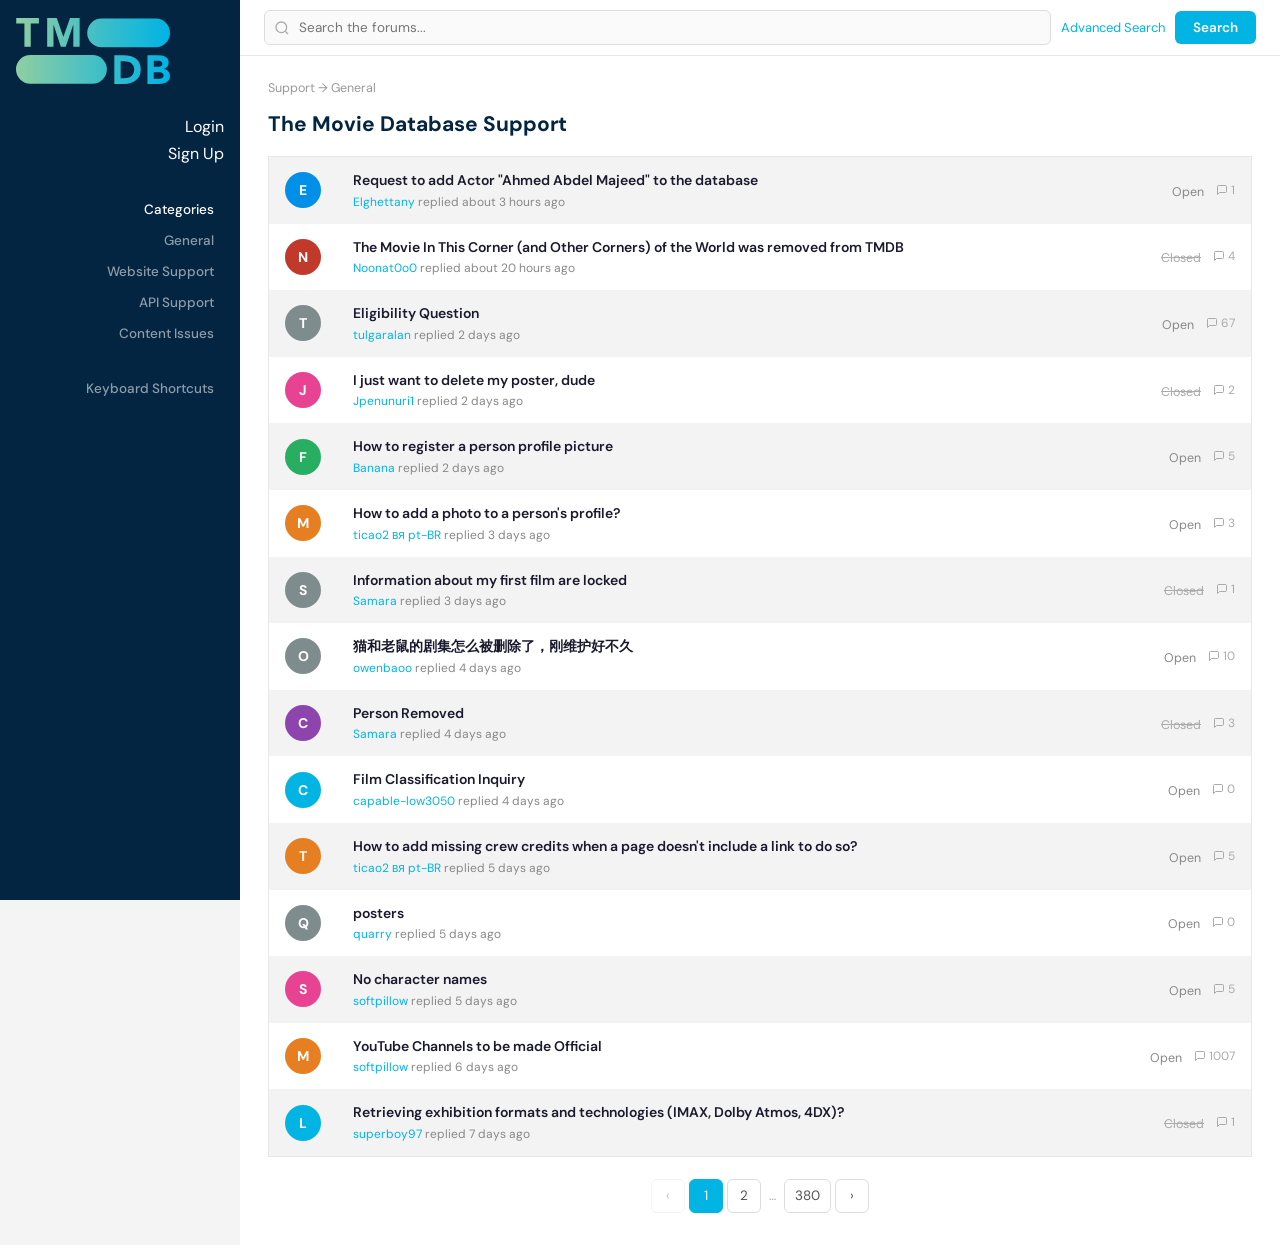
<file: assets/index.html>
<!DOCTYPE html>
<html lang="en">
<head>
<meta charset="UTF-8">
<meta name="viewport" content="width=device-width, initial-scale=1.0">
<title>TMDB Talk - The Movie Database</title>
<link rel="preconnect" href="https://fonts.googleapis.com">
<link href="https://fonts.googleapis.com/css2?family=DM+Sans:wght@400;500;600;700&family=DM+Mono:wght@400;500&display=swap" rel="stylesheet">
<link rel="stylesheet" href="./style.css">
<link rel="icon" href="/logo.svg">
</head>
<body>

<aside class="sidebar">
  <div class="sidebar-logo">
    <a href="#" onclick="setNav('general');loadSection('general');return false">
      <img src="/logo.svg" alt="TMDB" style="width:154px">
    </a>
  </div>
  <div class="sidebar-auth">
    <a href="#" class="auth-link" style="color: white; font-size: 16px;">Login</a>
    <a href="#" class="auth-link" style="color: white; font-size: 16px;">Sign Up</a>
  </div>
  <div class="sidebar-section">
    <div class="nav-link" style="color: white;">Categories</div>
    <button class="nav-link" id="nav-general" onclick="setNav('general');loadSection('general')">General</button>
    <button class="nav-link" id="nav-website" onclick="setNav('website');loadSection('website')">Website Support</button>
    <button class="nav-link" id="nav-api" onclick="setNav('api');loadSection('api')">API Support</button>
    <button class="nav-link" id="nav-content" onclick="setNav('content');loadSection('content')">Content Issues</button>
  </div>
  <div class="sidebar-footer">
    <button class="nav-link" onclick="openKbd()">Keyboard Shortcuts</button>
  </div>
</aside>

<main class="main">
  <div class="search-bar">
    <div class="search-wrap">
      <svg class="search-icon" width="16" height="16" fill="none" stroke="currentColor" stroke-width="2" viewBox="0 0 24 24"><circle cx="11" cy="11" r="8"/><path d="m21 21-4.35-4.35"/></svg>
      <input id="searchInput" placeholder="Search the forums..." onkeydown="if(event.key==='Enter')doSearch()"/>
    </div>
    <a href="#" class="adv-link" onclick="openAdv();return false">Advanced Search</a>
    <button class="search-go" onclick="doSearch()">Search</button>
  </div>
  <div class="page" id="pageContent"></div>
</main>

<!-- Thread Modal -->
<div class="overlay" id="overlay" onclick="if(event.target===this)closeOverlay()">
  <div class="modal">
    <div class="modal-hd">
      <div class="modal-hd-left">
        <div class="modal-bc" id="mBc">Support → General</div>
        <div class="modal-title" id="mTitle"></div>
        <div class="modal-date" id="mDate"></div>
      </div>
      <button class="modal-x" onclick="closeOverlay()">×</button>
    </div>
    <div class="modal-sidebar" id="mSidebar"></div>
    <div class="modal-bd" id="mBody"></div>
  </div>
</div>

<!-- Keyboard Shortcuts -->
<div class="kbd-overlay" id="kbdOverlay" onclick="if(event.target===this)closeKbd()">
  <div class="kbd-modal">
    <div class="kbd-hd"><h2>Keyboard Shortcuts</h2><button class="modal-x" onclick="closeKbd()">×</button></div>
    <div class="kbd-bd">
      <div class="kbd-section"><h3>Global</h3>
        <div class="kbd-row"><kbd>s</kbd><span class="kbd-desc">focus search bar</span></div>
        <div class="kbd-row"><kbd>esc</kbd><span class="kbd-desc">close open window</span></div>
        <div class="kbd-row"><kbd>?</kbd><span class="kbd-desc">open keyboard shortcuts</span></div>
      </div>
      <div class="kbd-section"><h3>Navigation</h3>
        <div class="kbd-row"><kbd>→</kbd><span class="kbd-desc">next page</span></div>
        <div class="kbd-row"><kbd>←</kbd><span class="kbd-desc">previous page</span></div>
      </div>
    </div>
    <div class="kbd-footer"><label><input type="checkbox" id="kbdEnabled" checked> Enable Keyboard Shortcuts</label></div>
  </div>
</div>

<!-- Advanced Search -->
<div class="adv-overlay" id="advOverlay" onclick="if(event.target===this)closeAdv()">
  <div class="adv-modal">
    <div class="adv-hd"><h2>Advanced Search</h2><button class="modal-x" onclick="closeAdv()">×</button></div>
    <div class="adv-bd">
      <div class="adv-field"><label>Title / Keyword</label><input id="advQ" placeholder="e.g. Inception…"/></div>
      <div class="adv-2col">
        <div class="adv-field"><label>Type</label>
          <select id="advType"><option value="movie">Movie</option><option value="tv">TV Show</option><option value="person">Person</option></select>
        </div>
        <div class="adv-field"><label>Year</label><input id="advYear" type="number" placeholder="2024"/></div>
      </div>
      <div class="adv-2col">
        <div class="adv-field"><label>Min Rating</label><input id="advMin" type="number" step="0.1" min="0" max="10" placeholder="0–10"/></div>
        <div class="adv-field"><label>Language</label>
          <select id="advLang">
            <option value="">Any</option>
            <option value="en">English</option>
            <option value="fr">French</option>
            <option value="ja">Japanese</option>
            <option value="ko">Korean</option>
            <option value="es">Spanish</option>
            <option value="de">German</option>
            <option value="zh">Chinese</option>
            <option value="ar">Arabic</option>
          </select>
        </div>
      </div>
      <button class="adv-go" onclick="runAdv()">Search</button>
    </div>
  </div>
</div>

<script src="./main.js"></script>
</body>
</html>
</file>
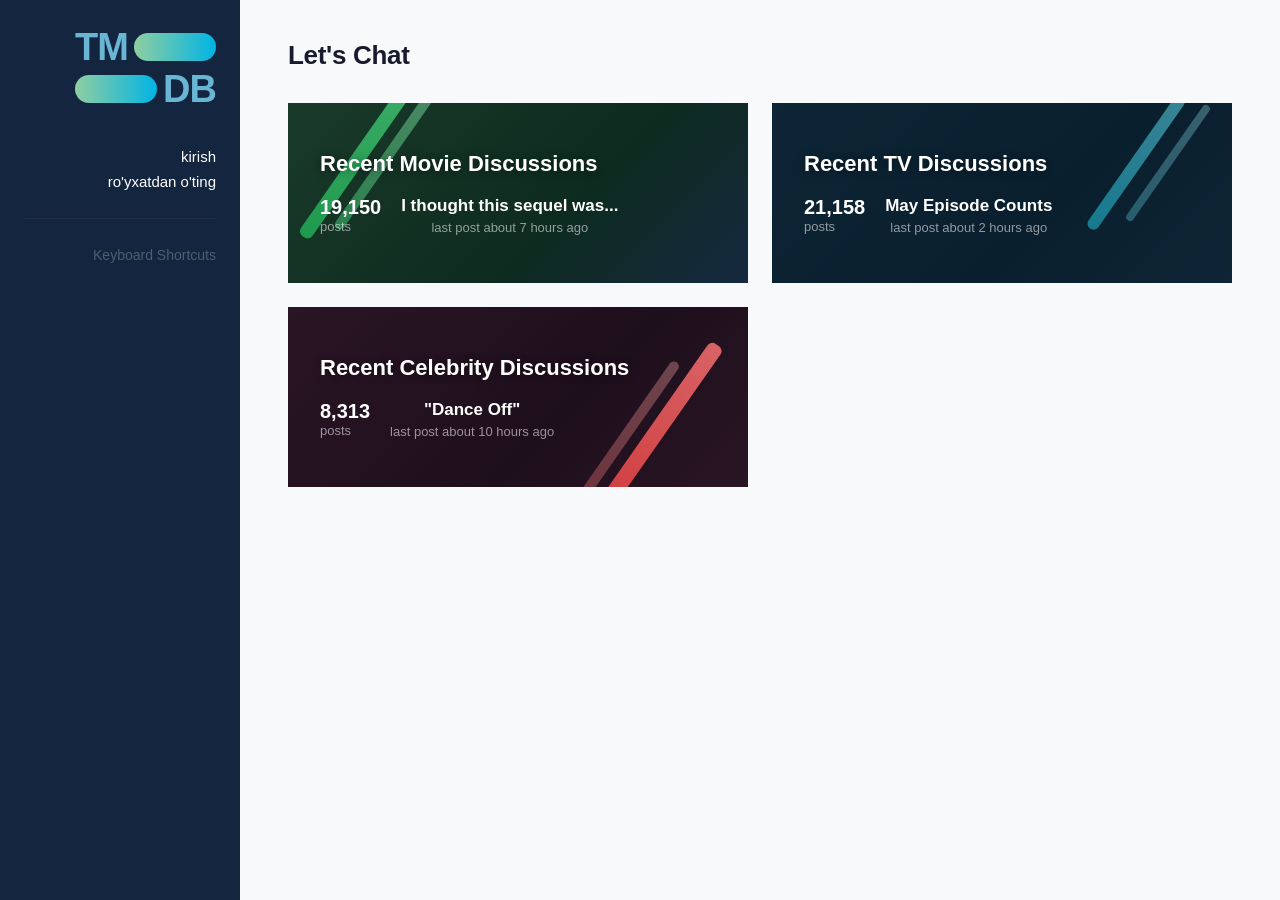
<file: Munozaralar/index.html>
<!doctype html>
<html lang="uz">
  <head>
    <meta charset="UTF-8" />
    <meta name="viewport" content="width=device-width, initial-scale=1.0" />
    <title>TMDB - Let's Chat</title>
    <link rel="stylesheet" href="style.css" />
  </head>
  <body>
    <aside class="sidebar">
      <a href="#" class="logo-home">
        <div class="logo" onclick="goHome()">
          <div class="logo-text">
            <div class="logo-row">
              <span class="logo-tm">TM</span>
              <span class="logo-pill logo-pill-top"></span>
            </div>
            <div class="logo-db-row">
              <span class="logo-pill logo-pill-bottom"></span>
              <span class="logo-db">DB</span>
            </div>
          </div>
        </div>
      </a>
      <div class="sidebar-links">
        <a class="sidebar-link" href="#">kirish</a>
        <a class="sidebar-link" href="#">ro'yxatdan o'ting</a>
        <hr class="sidebar-divider" />
        <span class="sidebar-keyboard">Keyboard Shortcuts</span>
      </div>
    </aside>
    <div class="page active" id="page-home">
      <main class="main">
        <h1 class="page-title">Let's Chat</h1>
        <div class="cards-grid">
          <button class="card card-movies" onclick="goChat('movies')">
            <div class="card-title">Recent Movie Discussions</div>
            <div class="card-meta">
              <div class="card-posts">
                <span class="card-count">19,150</span>
                <span class="card-label">posts</span>
              </div>
              <div class="card-last">
                <span class="card-last-title"
                  >I thought this sequel was...</span
                >
                <span class="card-last-time">last post about 7 hours ago</span>
              </div>
            </div>
          </button>
          <button class="card card-tv" onclick="goChat('tv')">
            <div class="card-title">Recent TV Discussions</div>
            <div class="card-meta">
              <div class="card-posts">
                <span class="card-count">21,158</span>
                <span class="card-label">posts</span>
              </div>
              <div class="card-last">
                <span class="card-last-title">May Episode Counts</span>
                <span class="card-last-time">last post about 2 hours ago</span>
              </div>
            </div>
          </button>
          <button class="card card-celebrity" onclick="goChat('celebrity')">
            <div class="card-title">Recent Celebrity Discussions</div>
            <div class="card-meta">
              <div class="card-posts">
                <span class="card-count">8,313</span>
                <span class="card-label">posts</span>
              </div>
              <div class="card-last">
                <span class="card-last-title">"Dance Off"</span>
                <span class="card-last-time">last post about 10 hours ago</span>
              </div>
            </div>
          </button>
        </div>
      </main>
    </div>
    <div class="page" id="page-chat">
      <div class="chat-page">
        <div class="chat-header">
          <button class="back-btn" onclick="goHome()">&#8592;</button>
          <div class="chat-header-info">
            <div class="chat-header-title" id="chat-title"></div>
            <div class="chat-header-sub" id="chat-sub"></div>
          </div>
          <div class="chat-header-badge" id="chat-badge"></div>
        </div>
        <div class="chat-body" id="chat-body"></div>
        <div class="chat-footer">
          <input
            class="chat-input"
            id="chat-input"
            type="text"
            placeholder="Xabar yozing..."
          />
          <button class="send-btn" onclick="sendMessage()">&#10148;</button>
        </div>
      </div>
    </div>
    <script src="./script.js"></script>
  </body>
</html>
</file>
<file: assets/style.css>
* {
    margin: 0;
    padding: 0;
    box-sizing: border-box
}

body {
    font-family: 'DM Sans', sans-serif;
    background: #f4f4f4;
    color: #333;
    display: flex;
    min-height: 100vh;
}



/* ── SIDEBAR ── */
.sidebar {
    width: 240px;
    min-height: 100vh;
    background: #032541;
    position: fixed;
    top: 0;
    left: 0;
    bottom: 0;
    display: flex;
    flex-direction: column;
    z-index: 100;
}

.sidebar-logo {
    padding: 18px 16px 14px;
}

.sidebar-auth {
    padding: 10px 16px 12px;
    text-align: right;
}

.auth-link {
    display: block;
    color: rgba(255, 255, 255, 0.55);
    font-size: 13px;
    text-decoration: none;
    padding: 3px 0;
    transition: color 0.15s;
}

.auth-link:hover {
    color: #fff
}

.sidebar-section {
    padding: 16px 16px 0
}

.sidebar-heading {
    font-size: 11px;
    font-weight: 700;
    letter-spacing: 0.8px;
    text-transform: uppercase;
    color: rgba(255, 255, 255, 0.4);
    margin-bottom: 10px;
}

.nav-link {
    display: block;
    text-align: right;
    font-size: 13.5px;
    font-weight: 500;
    color: rgba(255, 255, 255, 0.55);
    padding: 6px 10px;
    border-radius: 6px;
    cursor: pointer;
    background: none;
    border: none;
    width: 100%;
    font-family: inherit;
    transition: all 0.15s;
    margin-bottom: 2px;
}

.nav-link:hover {
    text-decoration: underline;
}



.sidebar-footer {
    margin-top: 12px;
    padding: 12px 16px;
}

.kbd-btn {
    background: none;
    border: none;
    font-family: inherit;
    font-size: 12px;
    color: rgba(255, 255, 255, 0.35);
    cursor: pointer;
    width: 100%;
    text-align: left;
    transition: color 0.15s;
    padding: 4px 0;
}

.kbd-btn:hover {
    color: rgba(255, 255, 255, 0.7)
}

.main {
    margin-left: 240px;
    flex: 1;
    min-height: 100vh;
    background: #fff
}

/* ── SEARCH BAR ── */
.search-bar {
    padding: 10px 24px;
    background: #fff;
    border-bottom: 1px solid #e8e8e8;
    display: flex;
    align-items: center;
    gap: 10px;
    position: sticky;
    top: 0;
    z-index: 50;
}

.search-wrap {
    flex: 1;
    position: relative;
}

.search-icon {
    position: absolute;
    left: 10px;
    top: 50%;
    transform: translateY(-50%);
    color: #aaa;
    pointer-events: none;
}

.search-wrap input {
    width: 100%;
    padding: 8px 12px 8px 34px;
    border: 1px solid #ddd;
    border-radius: 6px;
    font-family: inherit;
    font-size: 13.5px;
    color: #333;
    outline: none;
    transition: border-color 0.15s;
    background: #fafafa;
}

.search-wrap input:focus {
    border-color: #01b4e4;
    background: #fff
}

.adv-link {
    font-size: 13px;
    color: #01b4e4;
    text-decoration: none;
    white-space: nowrap
}

.adv-link:hover {
    text-decoration: underline
}

.search-go {
    padding: 8px 18px;
    background: #01b4e4;
    border: none;
    border-radius: 6px;
    font-family: inherit;
    font-size: 13.5px;
    font-weight: 600;
    color: #fff;
    cursor: pointer;
    transition: background 0.15s;
}

.search-go:hover {
    background: #0097c7
}

/* ── PAGE ── */
.page {
    padding: 24px 28px;
    max-width: 1100px
}

.page-bc {
    font-size: 12.5px;
    color: #999;
    margin-bottom: 14px
}

.page-title {
    font-size: 21px;
    font-weight: 700;
    color: #032541;
    margin-bottom: 18px
}

.forum-table {
    width: 100%;
    border-collapse: collapse;
    background: #fff;
    border: 1px solid #e8e8e8;
}




.forum-table tbody tr:nth-child(even) {
    background: #ffffff;
}

.forum-table tbody tr:nth-child(odd) {
    background: #f3f3f3;
}



.forum-table tr:last-child {
    border-bottom: none
}

.forum-table tr:hover {
    background: #f0f8ff
}

.forum-table td {
    padding: 14px 16px;
    vertical-align: middle
}



.td-avatar {
    width: 48px
}

.td-right {
    width: 130px;
    text-align: right;
    white-space: nowrap
}

.row-avatar {
    width: 36px;
    height: 36px;
    border-radius: 50%;
    display: flex;
    align-items: center;
    justify-content: center;
    font-weight: 700;
    font-size: 14px;
    color: #fff;
    flex-shrink: 0;
}

.row-avatar img {
    width: 36px;
    height: 36px;
    border-radius: 50%;
    object-fit: cover
}

.row-title {
    font-size: 14px;
    font-weight: 600;
    color: #1a1a2e;
    margin-bottom: 3px;
    line-height: 1.4
}

.forum-table tr:hover .row-title {
    text-decoration: underline;
}

.row-meta {
    font-size: 12px;
    color: #888
}

.row-meta a {
    color: #01b4e4;
    text-decoration: none
}

.row-meta a:hover {
    text-decoration: underline
}

.status-open {
    color: #888;
    font-size: 12.5px
}

.status-closed {
    color: #aaa;
    font-size: 12.5px;
    text-decoration: line-through
}

.comments-count {
    font-size: 12px;
    color: #aaa;
    display: inline-flex;
    align-items: center;
    gap: 3px;
    margin-left: 8px;
}

/* Content Issues row - with thumbnail */
.ci-thumb {
    width: 28px;
    height: 40px;
    border-radius: 3px;
    object-fit: cover;
    background: #eee;
    display: block;
}

.ci-ref {
    display: flex;
    align-items: center;
    gap: 8px;
    margin-top: 5px;
    padding-left: 2px;
}

.ci-ref-icon {
    width: 14px;
    height: 14px;
    color: #ccc;
    flex-shrink: 0;
    margin-left: 2px;
}

.ci-ref-title {
    font-size: 12px;
    color: #888;
    font-weight: 500
}

/* ── PAGINATION ── */
.pagination {
    display: flex;
    align-items: center;
    justify-content: center;
    gap: 4px;
    padding: 22px 0 8px;
}

.page-btn {
    min-width: 34px;
    height: 34px;
    padding: 0 10px;
    border: 1px solid #ddd;
    background: #fff;
    border-radius: 6px;
    font-family: inherit;
    font-size: 13.5px;
    color: #555;
    cursor: pointer;
    transition: all 0.15s;
    display: flex;
    align-items: center;
    justify-content: center;
}

.page-btn:hover {
    background: #e8f8ff;
    border-color: #01b4e4;
    color: #01b4e4
}

.page-btn.active {
    background: #01b4e4;
    border-color: #01b4e4;
    color: #fff;
    cursor: default
}

.page-btn:disabled {
    opacity: 0.35;
    cursor: default
}

.page-dots {
    padding: 0 4px;
    color: #aaa;
    font-size: 13px
}

.loading {
    text-align: center;
    padding: 48px;
    color: #aaa;
    font-size: 14px
}

/* ── OVERLAY / MODAL ── */
.overlay {
    display: none;
    position: fixed;
    inset: 0;
    background: rgba(0, 0, 0, 0.55);
    z-index: 500;
    align-items: flex-start;
    justify-content: center;
    padding: 40px 20px;
    overflow-y: auto;
}

.overlay.open {
    display: flex
}

.modal {
    background: #fff;
    border-radius: 10px;
    width: 100%;
    max-width: 820px;
    box-shadow: 0 12px 48px rgba(0, 0, 0, 0.22);
    animation: fadeUp 0.2s ease;
    position: relative;
}

@keyframes fadeUp {
    from {
        opacity: 0;
        transform: translateY(14px)
    }

    to {
        opacity: 1;
        transform: translateY(0)
    }
}

.modal-hd {
    padding: 18px 22px 16px;
    border-bottom: 1px solid #f0f0f0;
    display: flex;
    justify-content: space-between;
    align-items: flex-start;
}

.modal-bc {
    font-size: 11.5px;
    color: #bbb;
    margin-bottom: 4px;
    text-transform: uppercase;
    letter-spacing: 0.5px
}

.modal-title {
    font-size: 16px;
    font-weight: 700;
    color: #1a1a2e;
    line-height: 1.4
}

.modal-date {
    font-size: 12px;
    color: #aaa;
    margin-top: 4px
}

.modal-x {
    background: none;
    border: none;
    font-size: 22px;
    color: #ccc;
    cursor: pointer;
    padding: 0 4px;
    line-height: 1;
    transition: color 0.15s;
    flex-shrink: 0;
    margin-left: 16px;
}

.modal-x:hover {
    color: #333
}

/* Users in this discussion - sidebar inside modal */
.modal-sidebar {
    padding: 14px 22px 0;
    display: flex;
    align-items: center;
    gap: 6px;
    flex-wrap: wrap;
    border-bottom: 1px solid #f0f0f0;
    min-height: 0;
}

.modal-sidebar.has-users {
    padding-bottom: 12px
}

.modal-sidebar-label {
    font-size: 11px;
    color: #aaa;
    text-transform: uppercase;
    letter-spacing: 0.5px;
    margin-right: 4px
}

.modal-user-av {
    width: 28px;
    height: 28px;
    border-radius: 50%;
    display: flex;
    align-items: center;
    justify-content: center;
    font-weight: 700;
    font-size: 11px;
    color: #fff;
    cursor: default;
}

.modal-user-av img {
    width: 28px;
    height: 28px;
    border-radius: 50%;
    object-fit: cover
}

.modal-bd {
    padding: 20px 22px
}

/* Posts */
.post {
    background: #f7f8fa;
    border-radius: 8px;
    padding: 16px;
    margin-bottom: 14px
}

.post-hd {
    display: flex;
    align-items: center;
    gap: 10px;
    margin-bottom: 12px
}

.post-av {
    width: 32px;
    height: 32px;
    border-radius: 50%;
    display: flex;
    align-items: center;
    justify-content: center;
    font-weight: 700;
    font-size: 13px;
    color: #fff;
    flex-shrink: 0;
}

.post-av img {
    width: 32px;
    height: 32px;
    border-radius: 50%;
    object-fit: cover
}

.post-name {
    font-weight: 700;
    font-size: 13.5px;
    color: #1a1a2e
}

.post-badge {
    display: inline-block;
    font-size: 10px;
    font-weight: 700;
    padding: 1px 6px;
    border-radius: 3px;
    margin-left: 6px;
    vertical-align: middle;
}

.badge-mod {
    background: #01b4e4;
    color: #fff
}

.badge-staff {
    background: #032541;
    color: #fff
}

.post-time {
    font-size: 11.5px;
    color: #aaa
}

.post-body {
    font-size: 13.5px;
    line-height: 1.75;
    white-space: pre-wrap;
    word-break: break-word;
    color: #444
}

.post-body a {
    color: #01b4e4;
    text-decoration: none
}

.post-body a:hover {
    text-decoration: underline
}

.post-body ul {
    margin: 8px 0 8px 20px
}

.post-body li {
    margin-bottom: 4px
}

.replies-label {
    font-size: 12px;
    color: #aaa;
    margin-bottom: 10px
}

.replies-label a {
    color: #01b4e4;
    text-decoration: none
}

.reply {
    background: #fff;
    border: 1px solid #eee;
    border-left: 3px solid #01b4e4;
    border-radius: 6px;
    padding: 14px;
    margin-bottom: 10px;
}

.reply-quote {
    background: #f7f8fa;
    border-radius: 4px;
    padding: 7px 10px;
    margin-bottom: 10px;
    font-size: 12.5px;
    color: #aaa;
    border-left: 2px solid #ddd;
}

/* Movie detail */
.det-hd {
    display: flex;
    gap: 16px;
    margin-bottom: 16px
}

.det-poster {
    width: 92px;
    height: 138px;
    object-fit: cover;
    border-radius: 6px;
    background: #eee;
    flex-shrink: 0
}

.det-info h2 {
    font-size: 17px;
    font-weight: 700;
    color: #032541;
    margin-bottom: 6px
}

.det-meta {
    font-size: 12.5px;
    color: #888;
    margin-bottom: 6px
}

.det-genres {
    display: flex;
    flex-wrap: wrap;
    gap: 5px;
    margin-bottom: 10px
}

.det-genre {
    background: #eef9ff;
    border-radius: 10px;
    padding: 2px 10px;
    font-size: 11.5px;
    color: #01b4e4;
    font-weight: 600
}

.det-overview {
    font-size: 13.5px;
    line-height: 1.65;
    color: #555
}

.det-rating {
    font-size: 14px;
    font-weight: 700;
    color: #f5a623;
    margin-bottom: 6px
}

.cast-row {
    display: flex;
    flex-wrap: wrap;
    gap: 10px;
    margin-top: 6px
}

.cast-item {
    width: 68px;
    text-align: center;
    cursor: pointer
}

.cast-item img {
    width: 60px;
    height: 82px;
    object-fit: cover;
    border-radius: 5px;
    background: #eee;
    display: block;
    margin: 0 auto 4px;
    transition: opacity 0.15s
}

.cast-item:hover img {
    opacity: 0.75
}

.cast-item .cn {
    font-size: 10.5px;
    font-weight: 600;
    color: #333;
    line-height: 1.3
}

.cast-item .cc {
    font-size: 10px;
    color: #aaa;
    line-height: 1.3
}

/* ── KEYBOARD MODAL ── */
.kbd-overlay {
    display: none;
    position: fixed;
    inset: 0;
    background: rgba(0, 0, 0, 0.45);
    z-index: 600;
    align-items: center;
    justify-content: center
}

.kbd-overlay.open {
    display: flex
}

.kbd-modal {
    background: #fff;
    border-radius: 10px;
    width: 100%;
    max-width: 680px;
    max-height: 88vh;
    overflow-y: auto;
    box-shadow: 0 12px 48px rgba(0, 0, 0, 0.22);
    animation: fadeUp 0.2s ease
}

.kbd-hd {
    padding: 16px 22px;
    border-bottom: 1px solid #f0f0f0;
    display: flex;
    justify-content: space-between;
    align-items: center
}

.kbd-hd h2 {
    font-size: 16px;
    font-weight: 700;
    color: #032541
}

.kbd-bd {
    padding: 20px 24px;
    display: grid;
    grid-template-columns: 1fr 1fr;
    gap: 20px 40px
}

.kbd-section h3 {
    font-size: 13px;
    font-weight: 700;
    color: #032541;
    margin-bottom: 10px;
    text-transform: uppercase;
    letter-spacing: 0.5px
}

.kbd-row {
    display: flex;
    align-items: center;
    gap: 8px;
    padding: 5px 0;
    border-bottom: 1px solid #f5f5f5
}

.kbd-row:last-child {
    border-bottom: none
}

kbd {
    display: inline-block;
    background: #f5f5f5;
    border: 1px solid #ddd;
    border-bottom-width: 2px;
    border-radius: 4px;
    padding: 2px 7px;
    font-family: 'DM Mono', monospace;
    font-size: 12px;
    color: #333;
    min-width: 24px;
    text-align: center
}

.kbd-plus {
    font-size: 12px;
    color: #aaa
}

.kbd-desc {
    font-size: 13px;
    color: #666
}

.kbd-footer {
    padding: 12px 22px;
    border-top: 1px solid #f0f0f0
}

.kbd-footer label {
    font-size: 13px;
    color: #888;
    display: flex;
    align-items: center;
    gap: 6px;
    cursor: pointer
}

/* ── ADV SEARCH ── */
.adv-overlay {
    display: none;
    position: fixed;
    inset: 0;
    background: rgba(0, 0, 0, 0.45);
    z-index: 600;
    align-items: flex-start;
    justify-content: center;
    padding: 80px 20px
}

.adv-overlay.open {
    display: flex
}

.adv-modal {
    background: #fff;
    border-radius: 10px;
    width: 100%;
    max-width: 500px;
    box-shadow: 0 12px 48px rgba(0, 0, 0, 0.22);
    animation: fadeUp 0.2s ease
}

.adv-hd {
    padding: 16px 22px 14px;
    border-bottom: 1px solid #f0f0f0;
    display: flex;
    justify-content: space-between;
    align-items: center
}

.adv-hd h2 {
    font-size: 16px;
    font-weight: 700;
    color: #032541
}

.adv-bd {
    padding: 18px 22px;
    display: flex;
    flex-direction: column;
    gap: 13px
}

.adv-field label {
    display: block;
    font-size: 11px;
    font-weight: 700;
    color: #aaa;
    text-transform: uppercase;
    letter-spacing: 0.7px;
    margin-bottom: 4px
}

.adv-field input,
.adv-field select {
    width: 100%;
    padding: 8px 10px;
    border: 1px solid #ddd;
    border-radius: 6px;
    font-family: inherit;
    font-size: 13.5px;
    outline: none;
    transition: border-color 0.15s
}

.adv-field input:focus,
.adv-field select:focus {
    border-color: #01b4e4
}

.adv-2col {
    display: grid;
    grid-template-columns: 1fr 1fr;
    gap: 12px
}

.adv-go {
    width: 100%;
    padding: 10px;
    background: #01b4e4;
    border: none;
    border-radius: 6px;
    font-family: inherit;
    font-size: 14px;
    font-weight: 700;
    color: #fff;
    cursor: pointer;
    margin-top: 4px;
    transition: background 0.15s
}

.adv-go:hover {
    background: #0097c7
}

/* Tag chips for status */
.tag {
    display: inline-block;
    padding: 2px 9px;
    border-radius: 10px;
    font-size: 11.5px;
    font-weight: 600
}

.tag-open {
    background: #e8f8ff;
    color: #01b4e4
}

.tag-closed {
    background: #f5f5f5;
    color: #bbb;
    text-decoration: line-through
}

/* Spinner */
@keyframes spin {
    to {
        transform: rotate(360deg)
    }
}

.spinner {
    width: 22px;
    height: 22px;
    border: 2.5px solid #eee;
    border-top-color: #01b4e4;
    border-radius: 50%;
    animation: spin 0.7s linear infinite;
    margin: 40px auto;
}

/* ── RESPONSIVE ── */

/* Tablet */
@media (max-width: 900px) {
    .sidebar {
        width: 200px;
    }

    .main {
        margin-left: 200px;
    }

    .page {
        padding: 16px 18px;
    }

    .search-bar {
        padding: 8px 14px;
    }

    .kbd-bd {
        grid-template-columns: 1fr;
    }
}

/* Mobile */
@media (max-width: 640px) {
    body {
        display: block;
    }

    /* Sidebar becomes top navbar */
    .sidebar {
        width: 100%;
        min-height: unset;
        position: fixed;
        top: 0;
        left: 0;
        right: 0;
        bottom: auto;
        flex-direction: row;
        align-items: center;
        flex-wrap: wrap;
        z-index: 200;
        padding: 0;
    }

    .sidebar-logo {
        padding: 10px 14px;
        border-bottom: none;
        border-right: 1px solid rgba(255, 255, 255, 0.1);
        flex-shrink: 0;
    }

    .sidebar-logo img {
        width: 100px !important;
    }

    .sidebar-auth {
        display: none;
    }



    

    .sidebar-section {
        padding: 0;
        display: flex;
        align-items: center;
        flex: 1;
        overflow-x: auto;
        scrollbar-width: none;
    }

    .sidebar-section::-webkit-scrollbar {
        display: none;
    }

    .sidebar-heading {
        display: none;
    }

    .nav-link {
        white-space: nowrap;
        padding: 14px 12px;
        border-radius: 0;
        border-left: none !important;
        border-bottom: 3px solid transparent;
        margin-bottom: 0;
        font-size: 13px;
    }

    .nav-link.active {
        background: none;
        border-bottom: 3px solid #01b4e4;
        color: #fff;
    }

    .sidebar-footer {
        display: none;
    }

    /* Main shifts down below navbar */
    .main {
        margin-left: 0;
        margin-top: 50px;
    }

    /* Search bar */
    .search-bar {
        padding: 8px 12px;
        flex-wrap: wrap;
        gap: 6px;
    }

    .search-wrap {
        width: 100%;
        order: 1;
    }

    .adv-link {
        order: 2;
        font-size: 12px;
    }

    .search-go {
        order: 3;
        padding: 7px 14px;
        font-size: 13px;
    }

    /* Page */
    .page {
        padding: 12px 12px;
    }

    .page-title {
        font-size: 17px;
        margin-bottom: 12px;
    }

    /* Table */
    .forum-table td {
        padding: 10px 10px;
    }

    .td-avatar {
        width: 36px;
    }

    .row-avatar {
        width: 30px;
        height: 30px;
        font-size: 12px;
    }

    .row-avatar img {
        width: 30px;
        height: 30px;
    }

    .row-title {
        font-size: 13px;
    }

    .row-meta {
        font-size: 11px;
    }

    .td-right {
        width: 80px;
    }

    .status-open,
    .status-closed {
        font-size: 11px;
    }

    .comments-count {
        font-size: 11px;
    }

    /* Modal */
    .overlay {
        padding: 0;
        align-items: flex-end;
    }

    .modal {
        max-width: 100%;
        border-radius: 14px 14px 0 0;
        max-height: 90vh;
        overflow-y: auto;
    }

    .modal-hd {
        padding: 14px 16px 12px;
    }

    .modal-bd {
        padding: 14px 16px;
    }

    .modal-sidebar.has-users {
        padding: 10px 16px;
    }

    /* Adv search */
    .adv-overlay {
        padding: 20px 12px;
    }

    .adv-2col {
        grid-template-columns: 1fr;
    }

    /* Kbd modal */
    .kbd-bd {
        grid-template-columns: 1fr;
        padding: 14px 16px;
    }

    /* Cast */
    .cast-row {
        gap: 8px;
    }

    .cast-item {
        width: 58px;
    }

    .cast-item img {
        width: 50px;
        height: 70px;
    }

    /* Det */
    .det-hd {
        gap: 12px;
    }

    .det-poster {
        width: 72px;
        height: 108px;
    }

    .det-info h2 {
        font-size: 15px;
    }
}
</file>
<file: Munozaralar/style.css>
* {
  margin: 0;
  padding: 0;
  box-sizing: border-box;
}

body {
  font-family: "Source Sans Pro", "Segoe UI", sans-serif;
  display: flex;
  min-height: 100vh;
  background: #fff;
}

.logo-home {
  text-decoration: none;
  transition: 0.4s;
}
.logo-home:hover {
  box-shadow: 2px 2px 5px #fff;
}
.sidebar {
  width: 240px;
  min-height: 100vh;
  background: #13253f;
  display: flex;
  flex-direction: column;
  align-items: flex-end;
  padding: 28px 24px;
  flex-shrink: 0;
}

.logo {
  display: flex;
  align-items: center;
  gap: 6px;
  margin-bottom: 40px;
  align-self: flex-start;
  cursor: pointer;
  border-radius: 50 5;
}

.logo-text {
  display: flex;
  flex-direction: column;
  align-items: center;
  justify-content: center;
  gap: 4px;
}
.logo-row,
.logo-db-row {
  display: flex;
  align-items: center;
  gap: 6px;
}

.logo-tm {
  font-size: 38px;
  font-weight: 900;
  color: #68b6d4;
  letter-spacing: -1px;
  line-height: 1;
}

.logo-pill {
  height: 28px;
  border-radius: 20px;
  display: inline-block;
}

.logo-pill-top {
  width: 82px;
  background: linear-gradient(90deg, #90cea1, #01b4e4);
}

.logo-pill-bottom {
  width: 82px;
  background: linear-gradient(90deg, #90cea1, #01b4e4);
}

.logo-db {
  font-size: 38px;
  font-weight: 900;
  color: #68b6d4;
  letter-spacing: -1px;
  line-height: 1;
}

.sidebar-links {
  display: flex;
  flex-direction: column;
  align-items: flex-end;
  gap: 8px;
  width: 100%;
}

.sidebar-link {
  color: #fff;
  font-size: 15px;
  text-decoration: none;
  transition: color 0.2s;
  cursor: pointer;
}

.sidebar-link:hover {
  color: #fff;
  text-decoration: underline;
}

.sidebar-divider {
  width: 100%;
  border: none;
  border-top: 1px solid #1e2f42;
  margin: 20px 0;
}

.sidebar-keyboard {
  color: #4a6070;
  font-size: 14px;
  text-align: right;
  cursor: pointer;
}
.sidebar-keyboard:hover {
  text-decoration: underline;
}

.page {
  display: none;
  flex: 1;
}
.page.active {
  display: flex;
  flex-direction: column;
}

.main {
  flex: 1;
  padding: 40px 48px;
  background: #f8f9fa;
}

.page-title {
  font-size: 26px;
  font-weight: 600;
  color: #1a1a2e;
  margin-bottom: 32px;
  letter-spacing: -0.3px;
}

.cards-grid {
  display: grid;
  grid-template-columns: 1fr 1fr;
  gap: 24px;
  max-width: 1100px;
}

.card {
  width: 100%;
  height: 100%;
  overflow: hidden;
  position: relative;
  padding: 36px 32px;
  min-height: 180px;
  display: flex;
  flex-direction: column;
  justify-content: center;
  cursor: pointer;
  transition:
    transform 0.3s,
    box-shadow 0.3s;
  text-decoration: none;
  border: none;
  outline: none;
}

.card:hover {
  transform: translateY(-3px);
  box-shadow: 8px 16px 32px rgba(0, 0, 0, 0.3);
}

.card::before,
.card::after {
  content: "";
  position: absolute;
  border-radius: 6px;
  opacity: 0.7;
  pointer-events: none;
}

.card-movies {
  background: linear-gradient(135deg, #1a3a2a 0%, #0d2b1f 60%, #15293f 100%);
}
.card-movies::before {
  width: 14px;
  height: 180px;
  background: linear-gradient(180deg, #4ade80, #22c55e);
  top: -30px;
  left: 60px;
  transform: rotate(35deg);
}
.card-movies::after {
  width: 10px;
  height: 160px;
  background: linear-gradient(180deg, #86efac, #4ade80);
  top: -20px;
  left: 90px;
  transform: rotate(35deg);
  opacity: 0.45;
}

.card-tv {
  background: linear-gradient(135deg, #0d2535 0%, #0a1f2e 60%, #0d2535 100%);
}
.card-tv::before {
  width: 12px;
  height: 160px;
  background: linear-gradient(180deg, #67e8f9, #22d3ee);
  top: -20px;
  right: 90px;
  transform: rotate(35deg);
  opacity: 0.5;
}
.card-tv::after {
  width: 8px;
  height: 140px;
  background: linear-gradient(180deg, #a5f3fc, #67e8f9);
  top: -10px;
  right: 60px;
  transform: rotate(35deg);
  opacity: 0.3;
}

.card-celebrity {
  background: linear-gradient(135deg, #2a1525 0%, #1e0f1c 60%, #2a1525 100%);
  grid-column: 1 / 2;
}
.card-celebrity::before {
  width: 16px;
  height: 200px;
  background: linear-gradient(180deg, #f87171, #ef4444);
  bottom: -40px;
  right: 80px;
  transform: rotate(35deg);
  opacity: 0.85;
}
.card-celebrity::after {
  width: 10px;
  height: 170px;
  background: linear-gradient(180deg, #fca5a5, #f87171);
  bottom: -30px;
  right: 115px;
  transform: rotate(35deg);
  opacity: 0.35;
}

.card-title {
  font-size: 22px;
  font-weight: 700;
  color: #fff;
  margin-bottom: 18px;
  position: relative;
  z-index: 1;
  text-shadow: 0 1px 8px rgba(0, 0, 0, 0.4);
  text-align: left;
}

.card-meta {
  display: flex;
  align-items: flex-start;
  gap: 20px;
  position: relative;
  z-index: 1;
}

.card-posts {
  display: flex;
  flex-direction: column;
  align-items: flex-start;
}

.card-count {
  font-size: 20px;
  font-weight: 700;
  color: #fff;
  line-height: 1.2;
}

.card-label {
  font-size: 13px;
  color: rgba(255, 255, 255, 0.55);
  font-weight: 400;
}

.card-last {
  display: flex;
  flex-direction: column;
}

.card-last-title {
  font-size: 17px;
  font-weight: 600;
  color: #fff;
  line-height: 1.3;
}

.card-last-time {
  font-size: 13px;
  color: rgba(255, 255, 255, 0.55);
  margin-top: 2px;
}

/* ── Chat Page ── */
.chat-page {
  flex: 1;
  display: flex;
  flex-direction: column;
  background: #f8f9fa;
}

.chat-header {
  background: #fff;
  border-bottom: 1px solid #e5e7eb;
  padding: 18px 32px;
  display: flex;
  align-items: center;
  gap: 16px;
}

.back-btn {
  background: none;
  border: none;
  cursor: pointer;
  color: #01b4e4;
  font-size: 22px;
  display: flex;
  align-items: center;
  padding: 4px 8px;
  border-radius: 6px;
  transition: background 0.15s;
  line-height: 1;
}
.back-btn:hover {
  background: #f0f9ff;
}

.chat-header-info {
  display: flex;
  flex-direction: column;
}
.chat-header-title {
  font-size: 20px;
  font-weight: 700;
  color: #1a1a2e;
}
.chat-header-sub {
  font-size: 13px;
  color: #6b7280;
  margin-top: 2px;
}

.chat-header-badge {
  margin-left: auto;
  background: #e0f7fa;
  color: #0288d1;
  font-size: 13px;
  font-weight: 600;
  padding: 4px 14px;
  border-radius: 20px;
}

.chat-body {
  flex: 1;
  overflow-y: auto;
  padding: 28px 32px;
  display: flex;
  flex-direction: column;
  gap: 20px;
}

.chat-msg {
  display: flex;
  gap: 12px;
  animation: fadeIn 0.3s ease;
}

@keyframes fadeIn {
  from {
    opacity: 0;
    transform: translateY(8px);
  }
  to {
    opacity: 1;
    transform: translateY(0);
  }
}

.chat-avatar {
  width: 38px;
  height: 38px;
  border-radius: 50%;
  flex-shrink: 0;
  display: flex;
  align-items: center;
  justify-content: center;
  font-size: 15px;
  font-weight: 700;
  color: #fff;
}

.chat-msg-content {
  display: flex;
  flex-direction: column;
  gap: 4px;
  max-width: 600px;
}
.chat-msg-header {
  display: flex;
  align-items: baseline;
  gap: 10px;
}
.chat-msg-name {
  font-size: 14px;
  font-weight: 700;
  color: #1a1a2e;
}
.chat-msg-time {
  font-size: 12px;
  color: #9ca3af;
}

.chat-msg-text {
  background: #fff;
  border: 1px solid #e5e7eb;
  border-radius: 0 12px 12px 12px;
  padding: 12px 16px;
  font-size: 15px;
  color: #374151;
  line-height: 1.6;
  box-shadow: 0 1px 3px rgba(0, 0, 0, 0.05);
}

.chat-footer {
  background: #fff;
  border-top: 1px solid #e5e7eb;
  padding: 16px 32px;
  display: flex;
  gap: 12px;
  align-items: center;
}

.chat-input {
  flex: 1;
  border: 1.5px solid #e5e7eb;
  border-radius: 24px;
  padding: 11px 20px;
  font-size: 15px;
  color: #1a1a2e;
  outline: none;
  transition: border-color 0.2s;
  font-family: inherit;
  background: #f9fafb;
}
.chat-input:focus {
  border-color: #01b4e4;
  background: #fff;
}

.send-btn {
  background: linear-gradient(135deg, #01b4e4, #0088cc);
  color: #fff;
  border: none;
  border-radius: 50%;
  width: 44px;
  height: 44px;
  cursor: pointer;
  font-size: 18px;
  display: flex;
  align-items: center;
  justify-content: center;
  transition:
    transform 0.15s,
    box-shadow 0.15s;
  flex-shrink: 0;
}
.send-btn:hover {
  transform: scale(1.08);
  box-shadow: 0 4px 12px rgba(1, 180, 228, 0.4);
}
</file>
